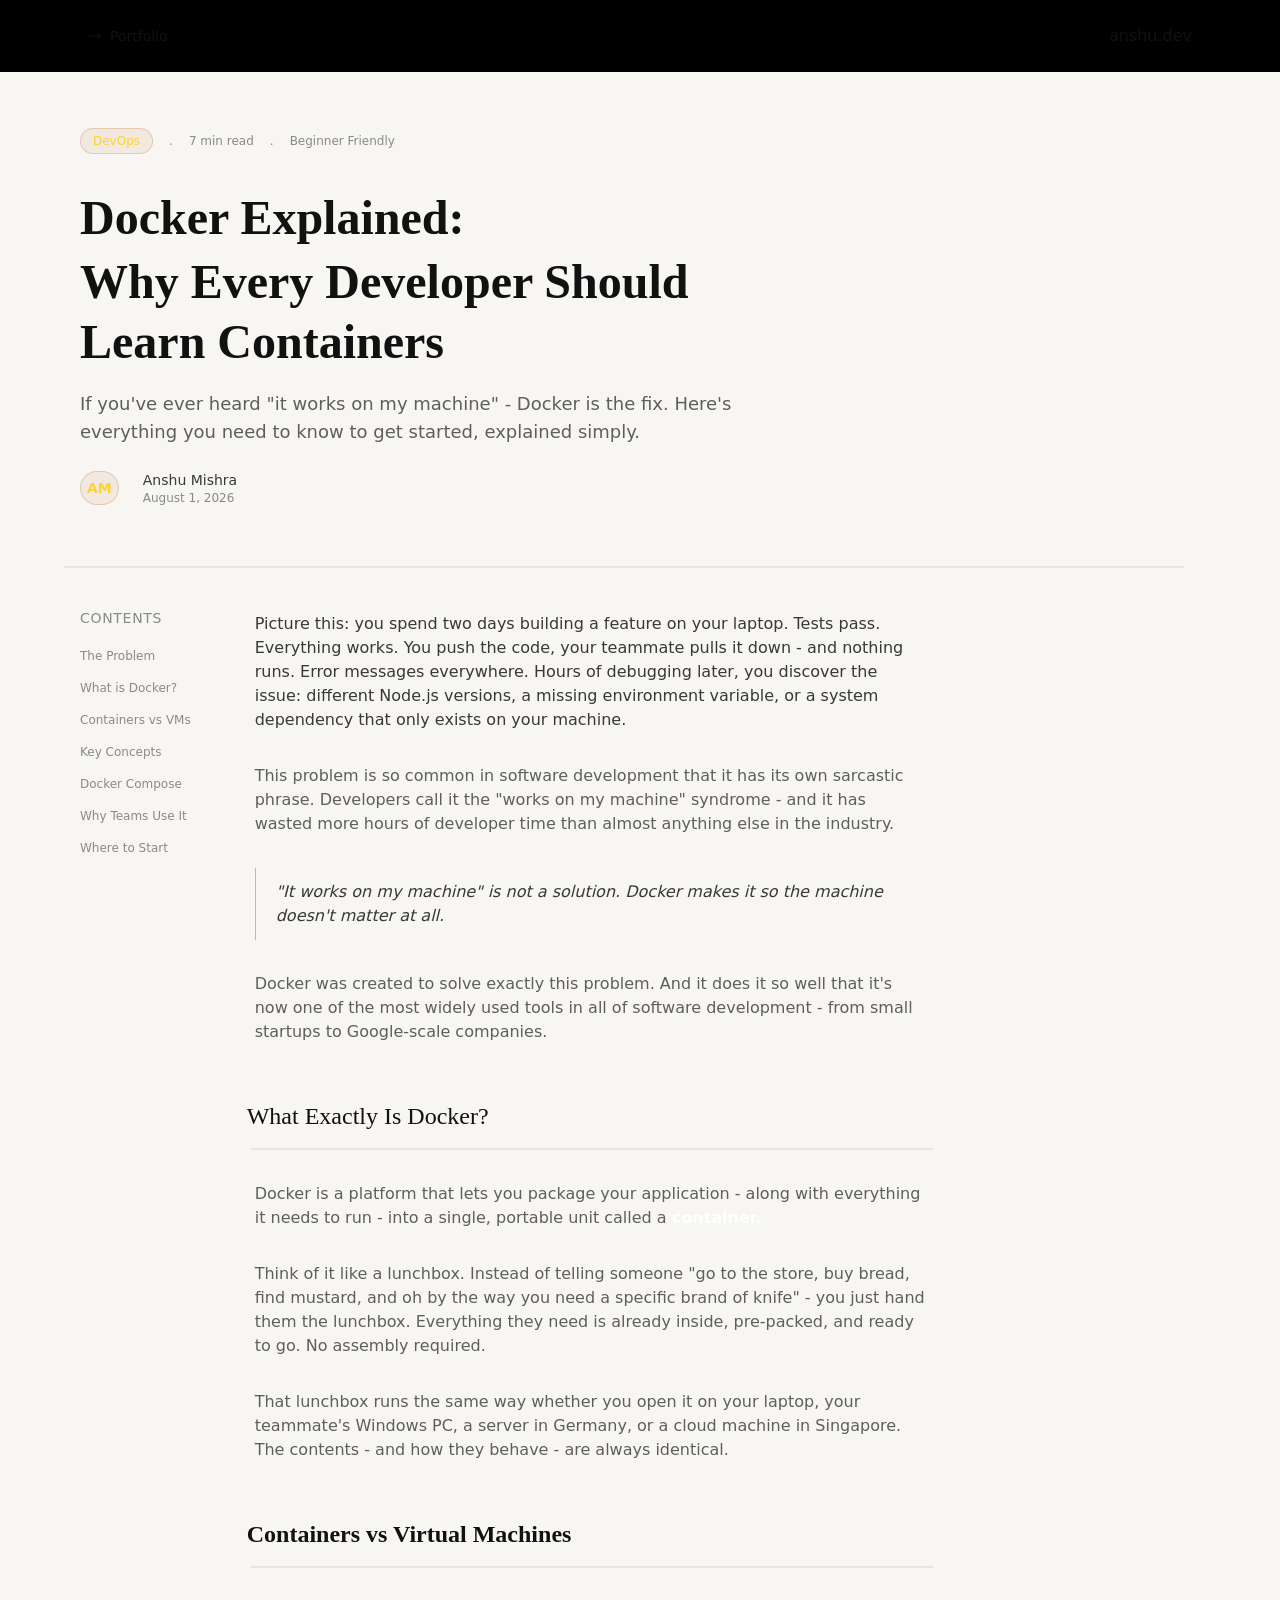
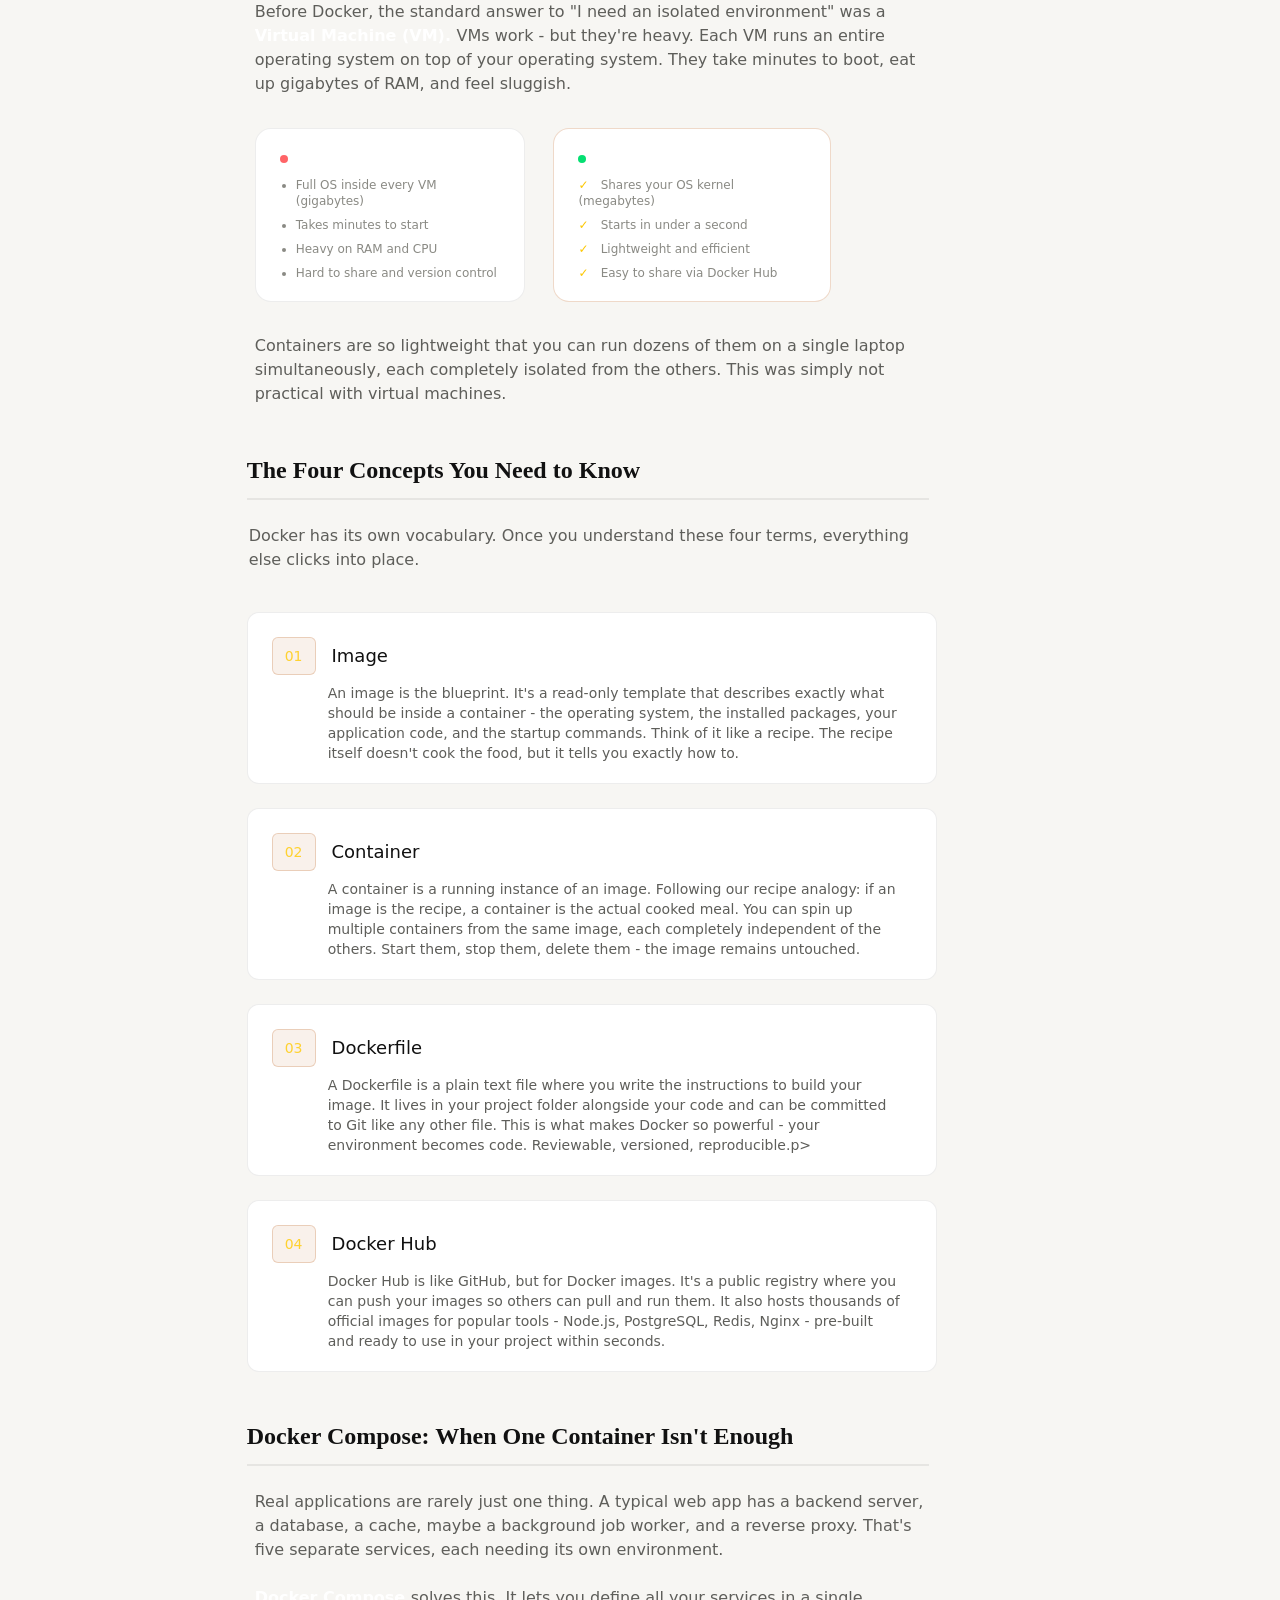
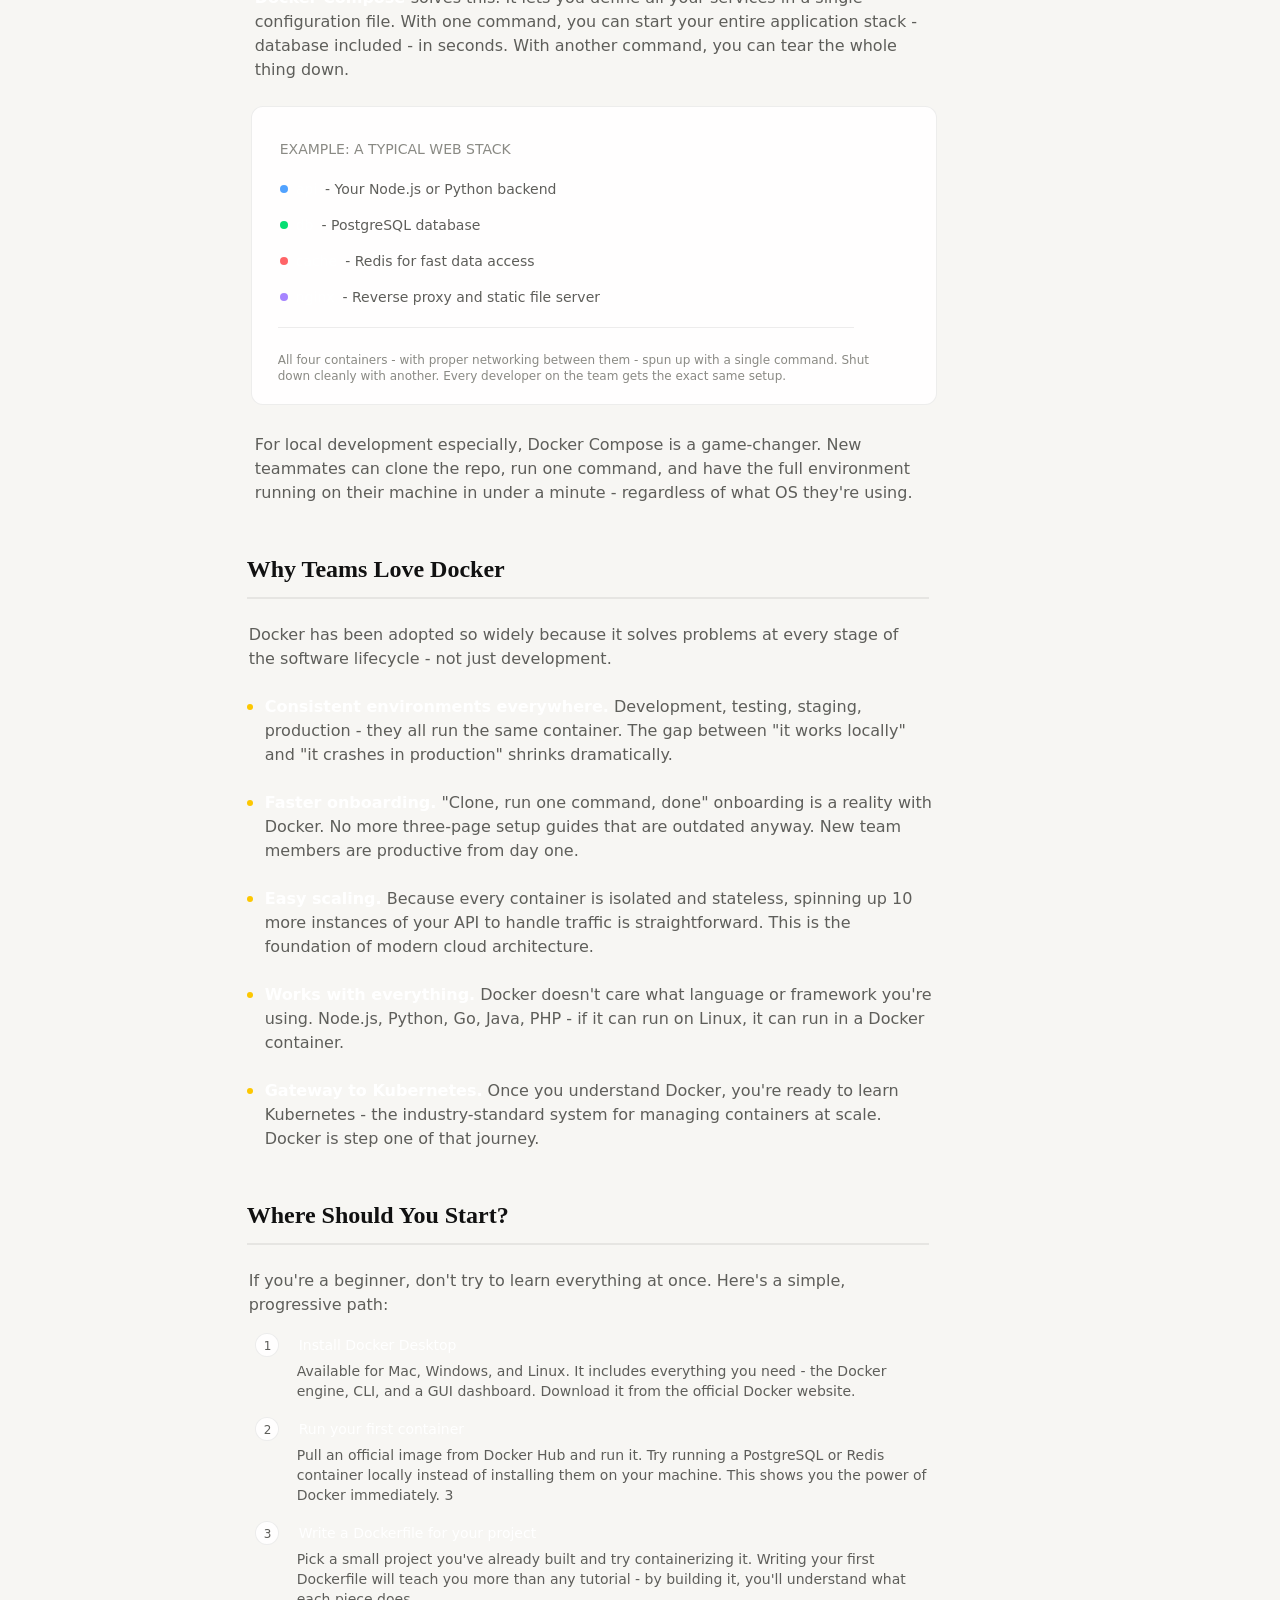
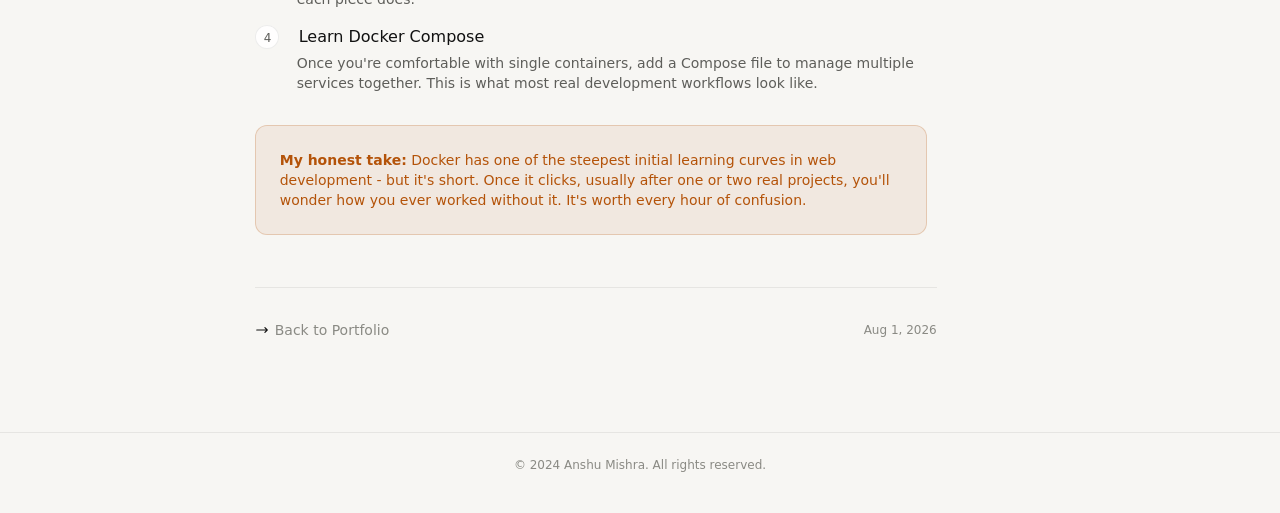
<file: blog.html>
<!DOCTYPE html>
<html lang="en">

<head>
    <meta charset="UTF-8">
    <meta name="viewport" content="width=device-width, initial-scale=1.0">
    <title>Document</title>
    <link rel="stylesheet" href="output.css">
</head>

<body>
    <header class="fixed inset-0 h-18 z-10 bg-black items-center border-b border-(--border-subtle)">
        <nav class="max-w-6xl m-auto h-18 flex justify-between px-6 items-center ">
            <div class="flex gap-2 items-center">
                <svg class="w-3.5 h-3.5 " fill="none" stroke="currentColor" viewBox="0 0 24 24">
                    <path stroke-linecap="round" stroke-linejoin="round" stroke-width="2"
                        d="M17 8l4 4m0 0l-4 4m4-4H3" />
                </svg>

                <p class="text-sm ">Portfolio</p>
            </div>

            <a href="">anshu<span>.</span>dev</a>

        </nav>

    </header>

    <section class="max-w-6xl m-auto py-32 px-4 pb-3">


        <div class="flex gap-4 items-center">
            <p class="bg-(--accent-dim) px-3 py-1 text-amber-300 text-xs rounded-full  border border-(--accent-border)">
                DevOps</p>
            <span class="text-xs text-(--text-4)">.</span>
            <p class="text-xs text-(--text-4)">7 min read</p>
            <span class="text-xs text-(--text-4)">.</span>
            <p class="text-xs text-(--text-4)">Beginner Friendly</p>
        </div>


        <div>
            <p class="max-w-md text-5xl text-(--text-text-1) font-semibold font-serif py-10">Docker Explained:</p>
            <p class="max-w-2xl text-5xl text-(--text-text-1) font-semibold font-serif -mt-6">Why Every Developer Should
            </p>
            <p class="max-w-md text-5xl text-(--text-text-1) font-semibold font-serif mt-3">Learn Containers</p>
            <p class="text-lg text-(--text-3) max-w-2xl py-6">If you've ever heard "it works on my machine" - Docker is
                the
                fix. Here's everything you need to know to get started, explained simply.</p>

        </div>

        <div class="flex gap-6 items-center -mt-4">

            <span
                class="max-w-sm text-sm bg-(--accent-dim) text-amber-300 border border-(--accent-border) px-1.5 py-1.5 mt-4 rounded-4xl font-semibold">AM</span>

            <div class="pt-4">
                <p class="text-sm text-(--text-2) max-w-md">Anshu Mishra</p>
                <p class="text-xs text-(--text-4) max-w-md">August 1, 2026</p>
            </div>

        </div>


        <div class="mt-15 w-full border border-(--border-subtle) -ml-4"></div>
    </section>

    <section class="max-w-6xl m-auto px-4 py-8">

        <div class="flex gap-8">

            <div class="flex flex-col gap-4 -mt-4 hidden md:inline-flex">
                <p class="uppercase text-sm text-(--text-4) tracking-wider pt-3 ">contents</p>
                <a class="text-xs text-(--text-4) mt-1 hover:text-amber-400 transition-all duration-300 " href="">The
                    Problem</a>
                <a class="text-xs text-(--text-4) hover:text-amber-400 transition-all duration-300 " href="">What is
                    Docker?</a>
                <a class="text-xs text-(--text-4) hover:text-amber-400 transition-all duration-300" href="">Containers
                    vs
                    VMs</a>
                <a class="text-xs text-(--text-4) hover:text-amber-400 transition-all duration-300" href="">Key
                    Concepts</a>
                <a class="text-xs text-(--text-4) hover:text-amber-400 transition-all duration-300" href="">Docker
                    Compose</a>
                <a class="text-xs text-(--text-4) hover:text-amber-400 transition-all duration-300" href="">Why Teams
                    Use
                    It</a>
                <a class="text-xs text-(--text-4) hover:text-amber-400 transition-all duration-300" href="">Where to
                    Start</a>
            </div>


            <div class="px-8">
                <article class="flex flex-col gap-8">
                    <p class="text-md text-(--text-2) max-w-2xl">Picture this: you spend two days building a feature on
                        your laptop. Tests pass. Everything works. You
                        push the code, your teammate pulls it down - and nothing runs. Error messages everywhere. Hours
                        of
                        debugging later, you discover the issue: different Node.js versions, a missing environment
                        variable,
                        or a system dependency that only exists on your machine.</p>

                    <p class="text-md text-(--text-3) max-w-2xl">This problem is so common in software development that
                        it has its own sarcastic phrase. Developers
                        call it the "works on my machine" syndrome - and it has wasted more hours of developer time than
                        almost anything else in the industry.</p>


                    <p class="italic py-3 px-5 text-(--text-2) max-w-2xl border-l border-amber-400"> <em>"It works on my
                            machine" is not a solution. Docker makes
                            it so the machine doesn't matter at all.</em> </p>


                    <p class="text-md text-(--text-3) max-w-2xl">Docker was created to solve exactly this problem. And
                        it does it so well that it's now one of the
                        most widely used tools in all of software development - from small startups to Google-scale
                        companies.</p>


                </article>

                <article class="flex flex-col gap-8">
                    <h2 class="text-(--text-1) text-2xl font-serif mt-10 -ml-2 pt-4 max-w-xl">What Exactly Is Docker?
                    </h2>
                    <div class="-ml-1 -mt-4 w-full border border-(--border-subtle)"></div>
                    <p class="text-md text-(--text-3) max-w-2xl">Docker is a platform that lets you package your
                        application - along with everything it needs to run - into a single, portable unit called a <b
                            class="text-white">container.</b></p>
                    <p class="text-md text-(--text-3) max-w-2xl">Think of it like a lunchbox. Instead of telling someone
                        "go to the store, buy bread, find
                        mustard, and oh by the way you need a specific brand of knife" - you just hand them the
                        lunchbox. Everything they need is already inside, pre-packed, and ready to go. No assembly
                        required.</p>
                    <p class="text-md text-(--text-3) max-w-2xl">That lunchbox runs the same way whether you open it on
                        your laptop, your teammate's Windows PC, a
                        server in Germany, or a cloud machine in Singapore. The contents - and how they behave - are
                        always identical.</p>


                </article>

                <article class="flex flex-col gap-8">
                    <h2 class="text-(--text-1) text-2xl font-serif mt-10 -ml-2 pt-4 max-w-xl font-bold">Containers vs
                        Virtual Machines
                    </h2>
                    <div class="-ml-1 -mt-4 w-full border border-(--border-subtle)"></div>
                    <p class="text-md text-(--text-3) max-w-2xl">Before Docker, the standard answer to "I need an
                        isolated environment" was a <b class="text-white"> Virtual Machine (VM). </b> VMs work - but
                        they're heavy. Each VM
                        runs an entire operating system on top of your operating system. They take minutes to boot, eat
                        up gigabytes of RAM, and feel sluggish.</p>

                    <div class="flex gap-7 max-w-xl flex-row">


                        <div
                            class="px-6 py-5 bg-(--surface-solid) border border-(--border-subtle) rounded-2xl max-w-1/2">
                            <div class="flex gap-2 items-center">
                                <span class="inline-block w-2 h-2 bg-red-400 rounded-full "></span>
                                <p class="text-sm text-white font-semibold">Virtual Machine</p>
                            </div>
                            <ul class="list-disc pl-4 flex-nowrap">
                                <li class="text-xs text-(--text-4) mt-2">Full OS inside every VM (gigabytes)</li>
                                <li class="text-xs text-(--text-4) mt-2">Takes minutes to start</li>
                                <li class="text-xs text-(--text-4) mt-2">Heavy on RAM and CPU</li>
                                <li class="text-xs text-(--text-4) mt-2">Hard to share and version control</li>

                            </ul>
                        </div>


                        <div
                            class="px-6 py-5 bg-(--surface-solid) border border-(--accent-border) rounded-2xl max-w-1/2">
                            <div class="flex gap-2 items-center">
                                <span class="inline-block w-2 h-2 bg-green-400 rounded-full"></span>
                                <p class="text-sm text-white pl-1.5 font-semibold">Docker Container</p>
                            </div>
                            <ul>
                                <li class="text-xs text-(--text-4) mt-2"> <span
                                        class="text-yellow-400 font-semibold pr-2">✓
                                    </span>Shares your OS kernel (megabytes)</li>
                                <li class="text-xs text-(--text-4) mt-2"> <span
                                        class="text-yellow-400 font-semibold pr-2">✓
                                    </span> Starts in under a second</li>
                                <li class="text-xs text-(--text-4) mt-2"> <span
                                        class="text-yellow-400 font-semibold pr-2">✓
                                    </span> Lightweight and efficient</li>
                                <li class="text-xs text-(--text-4) mt-2"> <span
                                        class="text-yellow-400 font-semibold pr-2">✓
                                    </span> Easy to share via Docker Hub</li>

                            </ul>
                        </div>

                    </div>

                    <p class="text-md text-(--text-3) max-w-2xl">Containers are so lightweight that you can run dozens
                        of them on a single laptop simultaneously,
                        each completely isolated from the others. This was simply not practical with virtual machines.
                    </p>
                </article>

                <article>
                    <h2 class="text-(--text-1) text-2xl font-serif mt-8 -ml-2 pt-4 max-w-xl font-bold">The Four Concepts
                        You Need to Know</h2>
                    <div class="-ml-2 mt-3 w-full border border-(--border-subtle) "></div>
                    <p class="text-md text-(--text-3) max-w-2xl mt-6 -ml-1.5">Docker has its own vocabulary. Once you
                        understand
                        these four terms, everything else clicks into place.</p>

                    <div class="flex flex-col gap-6 mt-10 -ml-2">

                        <div class="w-full border border-(--border-subtle) rounded-xl bg-(--surface-solid)">
                            <div class="flex gap-4 items-center pl-6 py-6">
                                <p
                                    class="px-3 py-2 rounded-md text-sm text-amber-300 bg-(--accent-dim) border border-(--accent-border)">
                                    01</p>
                                <p class="text-(--text-1) text-lg">Image</p>
                            </div>
                            <p class="text-sm text-(--text-3) max-w-xl pb-5 ml-20 -mt-4">An image is the blueprint. It's
                                a read-only template that describes exactly what should be
                                inside a container - the operating system, the installed packages, your application
                                code,
                                and the startup commands. Think of it like a recipe. The recipe itself doesn't cook the
                                food, but it tells you exactly how to.</p>


                        </div>

                        <div class="w-full border border-(--border-subtle) rounded-xl bg-(--surface-solid)">
                            <div class="flex gap-4 items-center pl-6 py-6">
                                <p
                                    class="px-3 py-2 rounded-md text-sm text-amber-300 bg-(--accent-dim) border border-(--accent-border)">
                                    02</p>
                                <p class="text-(--text-1) text-lg">Container</p>
                            </div>
                            <p class="text-sm text-(--text-3) max-w-xl pb-5 ml-20 -mt-4">A container is a running
                                instance of an image. Following our recipe analogy: if an image is the recipe, a
                                container is the actual cooked meal. You can spin up multiple containers from the same
                                image, each completely independent of the others. Start them, stop them, delete them -
                                the image remains untouched.</p>


                        </div>

                        <div class="w-full border border-(--border-subtle) rounded-xl bg-(--surface-solid)">
                            <div class="flex gap-4 items-center pl-6 py-6">
                                <p
                                    class="px-3 py-2 rounded-md text-sm text-amber-300 bg-(--accent-dim) border border-(--accent-border)">
                                    03</p>
                                <p class="text-(--text-1) text-lg">Dockerfile</p>
                            </div>
                            <p class="text-sm text-(--text-3) max-w-xl pb-5 ml-20 -mt-4">A Dockerfile is a plain text
                                file where you write the instructions to build your image. It lives in your project
                                folder alongside your code and can be committed to Git like any other file. This is what
                                makes Docker so powerful - your environment becomes code. Reviewable, versioned,
                                reproducible.p>


                        </div>

                        <div class="w-full border border-(--border-subtle) rounded-xl bg-(--surface-solid)">
                            <div class="flex gap-4 items-center pl-6 py-6">
                                <p
                                    class="px-3 py-2 rounded-md text-sm text-amber-300 bg-(--accent-dim) border border-(--accent-border)">
                                    04</p>
                                <p class="text-(--text-1) text-lg">Docker Hub</p>
                            </div>
                            <p class="text-sm text-(--text-3) max-w-xl pb-5 ml-20 -mt-4">Docker Hub is like GitHub, but
                                for Docker images. It's a public registry where you can push your images so others can
                                pull and run them. It also hosts thousands of official images for popular tools -
                                Node.js, PostgreSQL, Redis, Nginx - pre-built and ready to use in your project within
                                seconds.</p>


                        </div>

                    </div>
                </article>

                <article>
                    <h2 class="text-(--text-1) text-2xl font-serif mt-8 -ml-2 pt-4 max-w-2xl font-bold">Docker Compose:
                        When One Container Isn't Enough</h2>
                    <div class="-ml-2 mt-3 w-full border border-(--border-subtle) "></div>
                    <p class="text-md text-(--text-3) max-w-2xl mt-6">Real applications are rarely just one thing. A
                        typical
                        web app has a backend server, a database, a cache, maybe a background job worker, and a reverse
                        proxy. That's five separate services, each needing its own environment.</p>
                    <p class="text-md text-(--text-3) max-w-2xl mt-6"><b class="text-white"> Docker Compose </b> solves
                        this. It lets you define all
                        your services in a single configuration file. With one command, you can start your entire
                        application stack - database included - in seconds. With another command, you can tear the whole
                        thing down.</p>

                    <div class="bg-(--surface-card) border border-(--border-subtle) rounded-xl mt-6 -ml-1">
                        <p class="text-sm text-(--text-4) py-8 pl-7 -mb-5">EXAMPLE: A TYPICAL WEB STACK</p>
                        <div class="pl-7 py-2 flex  gap-2 items-center">
                            <div class="w-2 h-2 bg-blue-400 rounded-full"></div>
                            <p class="text-sm text-white">api</p>
                            <p class="text-(--text-3) text-sm">- Your Node.js or Python backend</p>
                        </div>

                        <div class="pl-7 py-2 flex  gap-2 items-center">
                            <div class="w-2 h-2 bg-green-400 rounded-full"></div>
                            <p class="text-sm text-white">db</p>
                            <p class="text-(--text-3) text-sm">- PostgreSQL database</p>
                        </div>

                        <div class="pl-7 py-2 flex  gap-2 items-center">
                            <div class="w-2 h-2 bg-red-400 rounded-full"></div>
                            <p class="text-sm text-white">cache</p>
                            <p class="text-(--text-3) text-sm"> - Redis for fast data access</p>
                        </div>

                        <div class="pl-7 py-2 flex  gap-2 items-center">
                            <div class="w-2 h-2 bg-violet-400 rounded-full"></div>
                            <p class="text-sm text-white">nginx</p>
                            <p class="text-(--text-3) text-sm">- Reverse proxy and static file server</p>
                        </div>

                        <div class=" mt-3 border-b border-(--border-subtle) mb-5 ml-6.5 hidden md:flex md:w-xl "></div>
                        <p class="max-w-2xl text-xs text-(--text-4) px-6.5 py-5 -mt-4 ">All four containers - with
                            proper networking between them - spun up with a single command. Shut down cleanly with
                            another. Every developer on the team gets the exact same setup.</p>

                    </div>

                    <p class="text-md text-(--text-3) mt-7 max-w-2xl">For local development especially, Docker Compose
                        is a game-changer. New teammates can clone the
                        repo, run one command, and have the full environment running on their machine in under a minute
                        - regardless of what OS they're using.</p>
                </article>

                <article>
                    <h2 class="text-(--text-1) text-2xl font-serif mt-8 -ml-2 pt-4 max-w-xl font-bold">Why Teams Love
                        Docker</h2>
                    <div class="-ml-2 mt-3 w-full border border-(--border-subtle) "></div>
                    <p class="text-md text-(--text-3) max-w-2xl mt-6 -ml-1.5">Docker has been adopted so widely because
                        it solves problems at every stage of the software lifecycle - not just development.</p>
                    <div class="mt-6 -ml-2 flex items-center gap-3">
                        <div class="-mt-12 w-1.5 h-1.5 bg-yellow-400 rounded-full"></div>
                        <p class="text-(--text-3) max-w-2xl"><b class="text-white">Consistent environments
                                everywhere.</b> Development, testing, staging, production - they
                            all run the same container. The gap between "it works locally" and "it crashes in
                            production" shrinks dramatically.</p>
                    </div>
                    <div class="mt-6 -ml-2 flex items-center gap-3">
                        <div class="-mt-12 w-1.5 h-1.5 bg-yellow-400 rounded-full"></div>
                        <p class="text-(--text-3) max-w-2xl"><b class="text-white">Faster onboarding.</b> "Clone, run
                            one command, done" onboarding is a reality with Docker. No more three-page setup guides that
                            are outdated anyway. New team members are productive from day one.</p>
                    </div>
                    <div class="mt-6 -ml-2 flex items-center gap-3">
                        <div class="-mt-12 w-1.5 h-1.5 bg-yellow-400 rounded-full"></div>
                        <p class="text-(--text-3) max-w-2xl"><b class="text-white">Easy scaling.</b> Because every
                            container is isolated and stateless, spinning up 10 more instances of your API to handle
                            traffic is straightforward. This is the foundation of modern cloud architecture.</p>
                    </div>
                    <div class="mt-6 -ml-2 flex items-center gap-3">
                        <div class="-mt-12 w-1.5 h-1.5 bg-yellow-400 rounded-full"></div>
                        <p class="text-(--text-3) max-w-2xl"><b class="text-white">Works with everything.</b> Docker
                            doesn't care what language or framework you're using. Node.js, Python, Go, Java, PHP - if it
                            can run on Linux, it can run in a Docker container.</p>
                    </div>
                    <div class="mt-6 -ml-2 flex items-center gap-3">
                        <div class="-mt-12 w-1.5 h-1.5 bg-yellow-400 rounded-full"></div>
                        <p class="text-(--text-3) max-w-2xl"><b class="text-white">Gateway to Kubernetes.</b> Once you
                            understand Docker, you're ready to learn Kubernetes - the industry-standard system for
                            managing containers at scale. Docker is step one of that journey.</p>
                    </div>
                </article>

                <article>
                    <h2 class="text-(--text-1) text-2xl font-serif mt-8 -ml-2 pt-4 max-w-xl font-bold">Where Should You
                        Start?</h2>
                    <div class="-ml-2 mt-3 w-full border border-(--border-subtle) "></div>
                    <p class="text-md text-(--text-3) max-w-2xl mt-6 -ml-1.5">If you're a beginner, don't try to learn
                        everything at once. Here's a simple, progressive path:</p>
                    <div>
                        <div class="flex items-center gap-5 mt-4">
                            <div
                                class="w-6 h-6 text-xs text-(--text-3) px-2 py-1 rounded-full bg-(--surface-card) border border-(--border-subtle)">
                                1</div>
                            <p class="text-white text-sm">Install Docker Desktop</p>
                        </div>
                        <p class="max-w-2xl text-sm text-(--text-3) mt-1 pl-10.5">Available for Mac, Windows, and Linux.
                            It includes everything you need - the Docker
                            engine, CLI, and a GUI dashboard. Download it from the official Docker website.</p>
                    </div>

                    <div>
                        <div class="flex items-center gap-5 mt-4">
                            <div
                                class="w-6 h-6 text-xs text-(--text-3) px-2 py-1 rounded-full bg-(--surface-card) border border-(--border-subtle)">
                                2</div>
                            <p class="text-white text-sm">Run your first container</p>
                        </div>
                        <p class="max-w-2xl text-sm text-(--text-3) mt-1 pl-10.5">
                            Pull an official image from Docker Hub and run it. Try running a PostgreSQL or Redis
                            container locally instead of installing them on your machine. This shows you the power of
                            Docker immediately.
                            3</p>
                    </div>

                    <div>
                        <div class="flex items-center gap-5 mt-4">
                            <div
                                class="w-6 h-6 text-xs text-(--text-3) px-2 py-1 rounded-full bg-(--surface-card) border border-(--border-subtle)">
                                3</div>
                            <p class="text-white text-sm">Write a Dockerfile for your project</p>
                        </div>
                        <p class="max-w-2xl text-sm text-(--text-3) mt-1 pl-10.5">Pick a small project you've already
                            built and try containerizing it. Writing your first Dockerfile will teach you more than any
                            tutorial - by building it, you'll understand what each piece does.</p>
                    </div>

                    <div>
                        <div class="flex items-center gap-5 mt-4">
                            <div
                                class="w-6 h-6 text-xs text-(--text-3) px-2 py-1 rounded-full bg-(--surface-card) border border-(--border-subtle)">
                                4</div>
                            Learn Docker Compose</p>
                        </div>
                        <p class="max-w-2xl text-sm text-(--text-3) mt-1 pl-10.5">Once you're comfortable with single
                            containers, add a Compose file to manage multiple services together. This is what most real
                            development workflows look like.</p>
                    </div>

                    <div class="bg-(--accent-dim) border border-(--accent-border) rounded-xl max-w-2xl mt-8 px-6 py-6">
                        <p class="text-sm text-(--accent) font-light"><b class="font-semibold">My honest take:</b> Docker has one of the steepest initial learning curves in web
                            development - but it's short. Once it clicks, usually after one or two real projects, you'll
                            wonder how you ever worked without it. It's worth every hour of confusion.</p>
                    </div>

                    <div class="w-full border-b border-(--border-subtle) mt-13"></div>


                        <div class="flex justify-between items-center mt-8">
                    <div class="flex gap-1.5 items-center">
                        <svg class="w-3.5 h-3.5" fill="none" stroke="currentColor" viewBox="0 0 24 24">
                    <path stroke-linecap="round" stroke-linejoin="round" stroke-width="2"
                        d="M17 8l4 4m0 0l-4 4m4-4H3" />
                        </svg>
                        <a class="text-sm text-(--text-4) hover:text-(--accent) transition-all duration-300" href="index.html">Back to Portfolio</a>
                        </div>

                        <p class="text-xs text-(--text-4)">Aug 1, 2026</p>
                        </div>
                </article>

            </div>


        </div>
    </section>


          <div class="pt-15  w-full border-b border-(--border-subtle) "></div>
        <p class="-mt-4  flex justify-center items-center w-full m-auto pt-10 pb-10 text-(--text-4) text-xs">© 2024 Anshu Mishra. All rights reserved.</p>
</body>

</html>
</file>
<file: output.css>
/*! tailwindcss v4.3.3 | MIT License | https://tailwindcss.com */
@layer properties;
@layer theme, base, components, utilities;
@layer theme {
  :root, :host {
    --font-sans: 'Inter', ui-sans-serif, system-ui, sans-serif;
    --font-serif: 'Playfair Display', ui-serif, Georgia, serif;
    --font-mono: 'JetBrains Mono', ui-monospace, 'Courier New', monospace;
    --color-red-400: oklch(70.4% 0.191 22.216);
    --color-amber-300: oklch(87.9% 0.169 91.605);
    --color-amber-400: oklch(82.8% 0.189 84.429);
    --color-yellow-400: oklch(85.2% 0.199 91.936);
    --color-green-400: oklch(79.2% 0.209 151.711);
    --color-green-500: oklch(72.3% 0.219 149.579);
    --color-emerald-950: oklch(26.2% 0.051 172.552);
    --color-teal-900: oklch(38.6% 0.063 188.416);
    --color-blue-400: oklch(70.7% 0.165 254.624);
    --color-blue-500: oklch(62.3% 0.214 259.815);
    --color-blue-800: oklch(42.4% 0.199 265.638);
    --color-blue-950: oklch(28.2% 0.091 267.935);
    --color-violet-400: oklch(70.2% 0.183 293.541);
    --color-violet-500: oklch(60.6% 0.25 292.717);
    --color-violet-800: oklch(43.2% 0.232 292.759);
    --color-violet-950: oklch(28.3% 0.141 291.089);
    --color-purple-900: oklch(38.1% 0.176 304.987);
    --color-slate-900: oklch(20.8% 0.042 265.755);
    --color-neutral-900: oklch(20.5% 0 none);
    --color-black: #000;
    --color-white: #fff;
    --spacing: 0.25rem;
    --container-xs: 20rem;
    --container-sm: 24rem;
    --container-md: 28rem;
    --container-lg: 32rem;
    --container-xl: 36rem;
    --container-2xl: 42rem;
    --container-6xl: 72rem;
    --text-xs: 0.75rem;
    --text-xs--line-height: calc(1 / 0.75);
    --text-sm: 0.875rem;
    --text-sm--line-height: calc(1.25 / 0.875);
    --text-lg: 1.125rem;
    --text-lg--line-height: calc(1.75 / 1.125);
    --text-xl: 1.25rem;
    --text-xl--line-height: calc(1.75 / 1.25);
    --text-2xl: 1.5rem;
    --text-2xl--line-height: calc(2 / 1.5);
    --text-3xl: 1.875rem;
    --text-3xl--line-height: calc(2.25 / 1.875);
    --text-4xl: 2.25rem;
    --text-4xl--line-height: calc(2.5 / 2.25);
    --text-5xl: 3rem;
    --text-5xl--line-height: 1;
    --text-6xl: 3.75rem;
    --text-6xl--line-height: 1;
    --text-7xl: 4.5rem;
    --text-7xl--line-height: 1;
    --text-8xl: 6rem;
    --text-8xl--line-height: 1;
    --text-9xl: 8rem;
    --text-9xl--line-height: 1;
    --font-weight-light: 300;
    --font-weight-semibold: 600;
    --font-weight-bold: 700;
    --tracking-wider: 0.05em;
    --tracking-widest: 0.1em;
    --radius-sm: 0.25rem;
    --radius-md: 0.375rem;
    --radius-lg: 0.5rem;
    --radius-xl: 0.75rem;
    --radius-2xl: 1rem;
    --radius-3xl: 1.5rem;
    --radius-4xl: 2rem;
    --animate-pulse: pulse 2s cubic-bezier(0.4, 0, 0.6, 1) infinite;
    --aspect-video: 16 / 9;
    --default-transition-duration: 150ms;
    --default-transition-timing-function: cubic-bezier(0.4, 0, 0.2, 1);
    --default-font-family: var(--font-sans);
    --default-mono-font-family: var(--font-mono);
  }
}
@layer base {
  *, ::after, ::before, ::backdrop, ::file-selector-button {
    box-sizing: border-box;
    margin: 0;
    padding: 0;
    border: 0 solid;
  }
  html, :host {
    line-height: 1.5;
    -webkit-text-size-adjust: 100%;
    tab-size: 4;
    font-family: var(--default-font-family, -apple-system, BlinkMacSystemFont, "Segoe UI", Roboto, "Helvetica Neue", "Noto Sans", Arial, sans-serif, "Apple Color Emoji", "Segoe UI Emoji", "Segoe UI Symbol", "Noto Color Emoji");
    font-feature-settings: var(--default-font-feature-settings, normal);
    font-variation-settings: var(--default-font-variation-settings, normal);
    -webkit-tap-highlight-color: transparent;
  }
  hr {
    height: 0;
    color: inherit;
    border-top-width: 1px;
  }
  abbr:where([title]) {
    -webkit-text-decoration: underline dotted;
    text-decoration: underline dotted;
  }
  h1, h2, h3, h4, h5, h6 {
    font-size: inherit;
    font-weight: inherit;
  }
  a {
    color: inherit;
    -webkit-text-decoration: inherit;
    text-decoration: inherit;
  }
  b, strong {
    font-weight: bolder;
  }
  code, kbd, samp, pre {
    font-family: var(--default-mono-font-family, ui-monospace, SFMono-Regular, Menlo, Monaco, Consolas, "Liberation Mono", "Courier New", monospace);
    font-feature-settings: var(--default-mono-font-feature-settings, normal);
    font-variation-settings: var(--default-mono-font-variation-settings, normal);
    font-size: 1em;
  }
  small {
    font-size: 80%;
  }
  sub, sup {
    font-size: 75%;
    line-height: 0;
    position: relative;
    vertical-align: baseline;
  }
  sub {
    bottom: -0.25em;
  }
  sup {
    top: -0.5em;
  }
  table {
    text-indent: 0;
    border-color: inherit;
    border-collapse: collapse;
  }
  :-moz-focusring:where(:not(iframe)) {
    outline: auto;
  }
  progress {
    vertical-align: baseline;
  }
  summary {
    display: list-item;
  }
  ol, ul, menu {
    list-style: none;
  }
  img, svg, video, canvas, audio, iframe, embed, object {
    display: block;
    vertical-align: middle;
  }
  img, video {
    max-width: 100%;
    height: auto;
  }
  button, input, select, optgroup, textarea, ::file-selector-button {
    font: inherit;
    font-feature-settings: inherit;
    font-variation-settings: inherit;
    letter-spacing: inherit;
    color: inherit;
    border-radius: 0;
    background-color: transparent;
    opacity: 1;
  }
  :where(select:is([multiple], [size])) optgroup {
    font-weight: bolder;
  }
  :where(select:is([multiple], [size])) optgroup option {
    padding-inline-start: 20px;
  }
  ::file-selector-button {
    margin-inline-end: 4px;
  }
  ::placeholder {
    opacity: 1;
  }
  @supports (not (-webkit-appearance: -apple-pay-button))  or (contain-intrinsic-size: 1px) {
    ::placeholder {
      color: currentcolor;
      @supports (color: color-mix(in lab, red, red)) {
        color: color-mix(in oklab, currentcolor 50%, transparent);
      }
    }
  }
  textarea {
    resize: vertical;
  }
  ::-webkit-search-decoration {
    -webkit-appearance: none;
  }
  ::-webkit-date-and-time-value {
    min-height: 1lh;
    text-align: inherit;
  }
  ::-webkit-datetime-edit {
    display: inline-flex;
  }
  ::-webkit-datetime-edit-fields-wrapper {
    padding: 0;
  }
  ::-webkit-datetime-edit, ::-webkit-datetime-edit-year-field, ::-webkit-datetime-edit-month-field, ::-webkit-datetime-edit-day-field, ::-webkit-datetime-edit-hour-field, ::-webkit-datetime-edit-minute-field, ::-webkit-datetime-edit-second-field, ::-webkit-datetime-edit-millisecond-field, ::-webkit-datetime-edit-meridiem-field {
    padding-block: 0;
  }
  ::-webkit-calendar-picker-indicator {
    line-height: 1;
  }
  :-moz-ui-invalid {
    box-shadow: none;
  }
  button, input:where([type="button"], [type="reset"], [type="submit"]), ::file-selector-button {
    appearance: button;
  }
  ::-webkit-inner-spin-button, ::-webkit-outer-spin-button {
    height: auto;
  }
  [hidden]:where(:not([hidden="until-found"])) {
    display: none !important;
  }
}
@layer utilities {
  .absolute {
    position: absolute;
  }
  .fixed {
    position: fixed;
  }
  .relative {
    position: relative;
  }
  .static {
    position: static;
  }
  .inset-0 {
    inset: 0px;
  }
  .top-1\.5 {
    top: calc(var(--spacing) * 1.5);
  }
  .right-\[99\.6\%\] {
    right: 99.6%;
  }
  .bottom-\[25\%\] {
    bottom: 25%;
  }
  .bottom-\[61\%\] {
    bottom: 61%;
  }
  .bottom-\[97\.4\%\] {
    bottom: 97.4%;
  }
  .left-2 {
    left: calc(var(--spacing) * 2);
  }
  .z-10 {
    z-index: 10;
  }
  .container {
    width: 100%;
    @media (width >= 40rem) {
      max-width: 40rem;
    }
    @media (width >= 48rem) {
      max-width: 48rem;
    }
    @media (width >= 64rem) {
      max-width: 64rem;
    }
    @media (width >= 80rem) {
      max-width: 80rem;
    }
    @media (width >= 96rem) {
      max-width: 96rem;
    }
  }
  .m-4 {
    margin: calc(var(--spacing) * 4);
  }
  .m-auto {
    margin: auto;
  }
  .mx-10 {
    margin-inline: calc(var(--spacing) * 10);
  }
  .-mt-0\.5 {
    margin-top: calc(var(--spacing) * -0.5);
  }
  .-mt-1 {
    margin-top: calc(var(--spacing) * -1);
  }
  .-mt-3 {
    margin-top: calc(var(--spacing) * -3);
  }
  .-mt-4 {
    margin-top: calc(var(--spacing) * -4);
  }
  .-mt-6 {
    margin-top: calc(var(--spacing) * -6);
  }
  .-mt-12 {
    margin-top: calc(var(--spacing) * -12);
  }
  .mt-0\.5 {
    margin-top: calc(var(--spacing) * 0.5);
  }
  .mt-1 {
    margin-top: var(--spacing);
  }
  .mt-2 {
    margin-top: calc(var(--spacing) * 2);
  }
  .mt-3 {
    margin-top: calc(var(--spacing) * 3);
  }
  .mt-4 {
    margin-top: calc(var(--spacing) * 4);
  }
  .mt-6 {
    margin-top: calc(var(--spacing) * 6);
  }
  .mt-7 {
    margin-top: calc(var(--spacing) * 7);
  }
  .mt-8 {
    margin-top: calc(var(--spacing) * 8);
  }
  .mt-10 {
    margin-top: calc(var(--spacing) * 10);
  }
  .mt-13 {
    margin-top: calc(var(--spacing) * 13);
  }
  .mt-15 {
    margin-top: calc(var(--spacing) * 15);
  }
  .mt-30 {
    margin-top: calc(var(--spacing) * 30);
  }
  .mr-40 {
    margin-right: calc(var(--spacing) * 40);
  }
  .mr-50 {
    margin-right: calc(var(--spacing) * 50);
  }
  .mr-60 {
    margin-right: calc(var(--spacing) * 60);
  }
  .mr-65 {
    margin-right: calc(var(--spacing) * 65);
  }
  .mr-80 {
    margin-right: calc(var(--spacing) * 80);
  }
  .-mb-4 {
    margin-bottom: calc(var(--spacing) * -4);
  }
  .-mb-5 {
    margin-bottom: calc(var(--spacing) * -5);
  }
  .-mb-10 {
    margin-bottom: calc(var(--spacing) * -10);
  }
  .mb-1 {
    margin-bottom: var(--spacing);
  }
  .mb-2 {
    margin-bottom: calc(var(--spacing) * 2);
  }
  .mb-5 {
    margin-bottom: calc(var(--spacing) * 5);
  }
  .mb-8 {
    margin-bottom: calc(var(--spacing) * 8);
  }
  .mb-10 {
    margin-bottom: calc(var(--spacing) * 10);
  }
  .mb-15 {
    margin-bottom: calc(var(--spacing) * 15);
  }
  .mb-20 {
    margin-bottom: calc(var(--spacing) * 20);
  }
  .-ml-1 {
    margin-left: calc(var(--spacing) * -1);
  }
  .-ml-1\.5 {
    margin-left: calc(var(--spacing) * -1.5);
  }
  .-ml-2 {
    margin-left: calc(var(--spacing) * -2);
  }
  .-ml-3 {
    margin-left: calc(var(--spacing) * -3);
  }
  .-ml-4 {
    margin-left: calc(var(--spacing) * -4);
  }
  .ml-2 {
    margin-left: calc(var(--spacing) * 2);
  }
  .ml-4 {
    margin-left: calc(var(--spacing) * 4);
  }
  .ml-6 {
    margin-left: calc(var(--spacing) * 6);
  }
  .ml-6\.5 {
    margin-left: calc(var(--spacing) * 6.5);
  }
  .ml-10 {
    margin-left: calc(var(--spacing) * 10);
  }
  .ml-20 {
    margin-left: calc(var(--spacing) * 20);
  }
  .contents {
    display: contents;
  }
  .flex {
    display: flex;
  }
  .grid {
    display: grid;
  }
  .hidden {
    display: none;
  }
  .inline {
    display: inline;
  }
  .inline-block {
    display: inline-block;
  }
  .inline-flex {
    display: inline-flex;
  }
  .aspect-video {
    aspect-ratio: var(--aspect-video);
  }
  .h-1\.5 {
    height: calc(var(--spacing) * 1.5);
  }
  .h-2 {
    height: calc(var(--spacing) * 2);
  }
  .h-2\.5 {
    height: calc(var(--spacing) * 2.5);
  }
  .h-3\.5 {
    height: calc(var(--spacing) * 3.5);
  }
  .h-4 {
    height: calc(var(--spacing) * 4);
  }
  .h-6 {
    height: calc(var(--spacing) * 6);
  }
  .h-7 {
    height: calc(var(--spacing) * 7);
  }
  .h-10 {
    height: calc(var(--spacing) * 10);
  }
  .h-16 {
    height: calc(var(--spacing) * 16);
  }
  .h-18 {
    height: calc(var(--spacing) * 18);
  }
  .min-h-screen {
    min-height: 100vh;
  }
  .w-1\.5 {
    width: calc(var(--spacing) * 1.5);
  }
  .w-1\/2 {
    width: calc(1 / 2 * 100%);
  }
  .w-2 {
    width: calc(var(--spacing) * 2);
  }
  .w-2\.5 {
    width: calc(var(--spacing) * 2.5);
  }
  .w-3\.5 {
    width: calc(var(--spacing) * 3.5);
  }
  .w-4 {
    width: calc(var(--spacing) * 4);
  }
  .w-6 {
    width: calc(var(--spacing) * 6);
  }
  .w-8 {
    width: calc(var(--spacing) * 8);
  }
  .w-auto {
    width: auto;
  }
  .w-full {
    width: 100%;
  }
  .w-lg {
    width: var(--container-lg);
  }
  .max-w-1\/2 {
    max-width: calc(1 / 2 * 100%);
  }
  .max-w-2xl {
    max-width: var(--container-2xl);
  }
  .max-w-6xl {
    max-width: var(--container-6xl);
  }
  .max-w-lg {
    max-width: var(--container-lg);
  }
  .max-w-md {
    max-width: var(--container-md);
  }
  .max-w-sm {
    max-width: var(--container-sm);
  }
  .max-w-xl {
    max-width: var(--container-xl);
  }
  .min-w-lg {
    min-width: var(--container-lg);
  }
  .shrink-0 {
    flex-shrink: 0;
  }
  .animate-pulse {
    animation: var(--animate-pulse);
  }
  .list-disc {
    list-style-type: disc;
  }
  .grid-cols-3 {
    grid-template-columns: repeat(3, minmax(0, 1fr));
  }
  .flex-col {
    flex-direction: column;
  }
  .flex-row {
    flex-direction: row;
  }
  .flex-nowrap {
    flex-wrap: nowrap;
  }
  .items-center {
    align-items: center;
  }
  .justify-between {
    justify-content: space-between;
  }
  .justify-center {
    justify-content: center;
  }
  .gap-1 {
    gap: var(--spacing);
  }
  .gap-1\.5 {
    gap: calc(var(--spacing) * 1.5);
  }
  .gap-2 {
    gap: calc(var(--spacing) * 2);
  }
  .gap-3 {
    gap: calc(var(--spacing) * 3);
  }
  .gap-4 {
    gap: calc(var(--spacing) * 4);
  }
  .gap-5 {
    gap: calc(var(--spacing) * 5);
  }
  .gap-6 {
    gap: calc(var(--spacing) * 6);
  }
  .gap-7 {
    gap: calc(var(--spacing) * 7);
  }
  .gap-8 {
    gap: calc(var(--spacing) * 8);
  }
  .gap-14 {
    gap: calc(var(--spacing) * 14);
  }
  .overflow-x-hidden {
    overflow-x: hidden;
  }
  .overflow-x-scroll {
    overflow-x: scroll;
  }
  .rounded-2xl {
    border-radius: var(--radius-2xl);
  }
  .rounded-3xl {
    border-radius: var(--radius-3xl);
  }
  .rounded-4xl {
    border-radius: var(--radius-4xl);
  }
  .rounded-full {
    border-radius: calc(infinity * 1px);
  }
  .rounded-lg {
    border-radius: var(--radius-lg);
  }
  .rounded-md {
    border-radius: var(--radius-md);
  }
  .rounded-sm {
    border-radius: var(--radius-sm);
  }
  .rounded-xl {
    border-radius: var(--radius-xl);
  }
  .rounded-t-2xl {
    border-top-left-radius: var(--radius-2xl);
    border-top-right-radius: var(--radius-2xl);
  }
  .border {
    border-style: var(--tw-border-style);
    border-width: 1px;
  }
  .border-2 {
    border-style: var(--tw-border-style);
    border-width: 2px;
  }
  .border-b {
    border-bottom-style: var(--tw-border-style);
    border-bottom-width: 1px;
  }
  .border-l {
    border-left-style: var(--tw-border-style);
    border-left-width: 1px;
  }
  .border-\(--accent\) {
    border-color: var(--accent);
  }
  .border-\(--accent-border\) {
    border-color: var(--accent-border);
  }
  .border-\(--border\) {
    border-color: var(--border);
  }
  .border-\(--border-subtle\) {
    border-color: var(--border-subtle);
  }
  .border-amber-400 {
    border-color: var(--color-amber-400);
  }
  .border-blue-400\/10 {
    border-color: color-mix(in srgb, oklch(70.7% 0.165 254.624) 10%, transparent);
    @supports (color: color-mix(in lab, red, red)) {
      border-color: color-mix(in oklab, var(--color-blue-400) 10%, transparent);
    }
  }
  .border-green-400\/30 {
    border-color: color-mix(in srgb, oklch(79.2% 0.209 151.711) 30%, transparent);
    @supports (color: color-mix(in lab, red, red)) {
      border-color: color-mix(in oklab, var(--color-green-400) 30%, transparent);
    }
  }
  .border-violet-400\/10 {
    border-color: color-mix(in srgb, oklch(70.2% 0.183 293.541) 10%, transparent);
    @supports (color: color-mix(in lab, red, red)) {
      border-color: color-mix(in oklab, var(--color-violet-400) 10%, transparent);
    }
  }
  .border-white\/30 {
    border-color: color-mix(in srgb, #fff 30%, transparent);
    @supports (color: color-mix(in lab, red, red)) {
      border-color: color-mix(in oklab, var(--color-white) 30%, transparent);
    }
  }
  .bg-\(--accent-dim\) {
    background-color: var(--accent-dim);
  }
  .bg-\(--surface-card\) {
    background-color: var(--surface-card);
  }
  .bg-\(--surface-solid\) {
    background-color: var(--surface-solid);
  }
  .bg-amber-400 {
    background-color: var(--color-amber-400);
  }
  .bg-amber-400\/20 {
    background-color: color-mix(in srgb, oklch(82.8% 0.189 84.429) 20%, transparent);
    @supports (color: color-mix(in lab, red, red)) {
      background-color: color-mix(in oklab, var(--color-amber-400) 20%, transparent);
    }
  }
  .bg-black {
    background-color: var(--color-black);
  }
  .bg-blue-400 {
    background-color: var(--color-blue-400);
  }
  .bg-blue-500\/10 {
    background-color: color-mix(in srgb, oklch(62.3% 0.214 259.815) 10%, transparent);
    @supports (color: color-mix(in lab, red, red)) {
      background-color: color-mix(in oklab, var(--color-blue-500) 10%, transparent);
    }
  }
  .bg-green-400 {
    background-color: var(--color-green-400);
  }
  .bg-green-500\/10 {
    background-color: color-mix(in srgb, oklch(72.3% 0.219 149.579) 10%, transparent);
    @supports (color: color-mix(in lab, red, red)) {
      background-color: color-mix(in oklab, var(--color-green-500) 10%, transparent);
    }
  }
  .bg-red-400 {
    background-color: var(--color-red-400);
  }
  .bg-violet-400 {
    background-color: var(--color-violet-400);
  }
  .bg-violet-500\/10 {
    background-color: color-mix(in srgb, oklch(60.6% 0.25 292.717) 10%, transparent);
    @supports (color: color-mix(in lab, red, red)) {
      background-color: color-mix(in oklab, var(--color-violet-500) 10%, transparent);
    }
  }
  .bg-white\/10 {
    background-color: color-mix(in srgb, #fff 10%, transparent);
    @supports (color: color-mix(in lab, red, red)) {
      background-color: color-mix(in oklab, var(--color-white) 10%, transparent);
    }
  }
  .bg-yellow-400 {
    background-color: var(--color-yellow-400);
  }
  .bg-linear-to-br {
    --tw-gradient-position: to bottom right;
    @supports (background-image: linear-gradient(in lab, red, red)) {
      --tw-gradient-position: to bottom right in oklab;
    }
    background-image: linear-gradient(var(--tw-gradient-stops));
  }
  .from-blue-950 {
    --tw-gradient-from: var(--color-blue-950);
    --tw-gradient-stops: var(--tw-gradient-via-stops, var(--tw-gradient-position), var(--tw-gradient-from) var(--tw-gradient-from-position), var(--tw-gradient-to) var(--tw-gradient-to-position));
  }
  .from-emerald-950 {
    --tw-gradient-from: var(--color-emerald-950);
    --tw-gradient-stops: var(--tw-gradient-via-stops, var(--tw-gradient-position), var(--tw-gradient-from) var(--tw-gradient-from-position), var(--tw-gradient-to) var(--tw-gradient-to-position));
  }
  .from-violet-950 {
    --tw-gradient-from: var(--color-violet-950);
    --tw-gradient-stops: var(--tw-gradient-via-stops, var(--tw-gradient-position), var(--tw-gradient-from) var(--tw-gradient-from-position), var(--tw-gradient-to) var(--tw-gradient-to-position));
  }
  .via-purple-900\/30 {
    --tw-gradient-via: color-mix(in srgb, oklch(38.1% 0.176 304.987) 30%, transparent);
    @supports (color: color-mix(in lab, red, red)) {
      --tw-gradient-via: color-mix(in oklab, var(--color-purple-900) 30%, transparent);
    }
    --tw-gradient-via-stops: var(--tw-gradient-position), var(--tw-gradient-from) var(--tw-gradient-from-position), var(--tw-gradient-via) var(--tw-gradient-via-position), var(--tw-gradient-to) var(--tw-gradient-to-position);
    --tw-gradient-stops: var(--tw-gradient-via-stops);
  }
  .via-slate-900 {
    --tw-gradient-via: var(--color-slate-900);
    --tw-gradient-via-stops: var(--tw-gradient-position), var(--tw-gradient-from) var(--tw-gradient-from-position), var(--tw-gradient-via) var(--tw-gradient-via-position), var(--tw-gradient-to) var(--tw-gradient-to-position);
    --tw-gradient-stops: var(--tw-gradient-via-stops);
  }
  .via-teal-900\/40 {
    --tw-gradient-via: color-mix(in srgb, oklch(38.6% 0.063 188.416) 40%, transparent);
    @supports (color: color-mix(in lab, red, red)) {
      --tw-gradient-via: color-mix(in oklab, var(--color-teal-900) 40%, transparent);
    }
    --tw-gradient-via-stops: var(--tw-gradient-position), var(--tw-gradient-from) var(--tw-gradient-from-position), var(--tw-gradient-via) var(--tw-gradient-via-position), var(--tw-gradient-to) var(--tw-gradient-to-position);
    --tw-gradient-stops: var(--tw-gradient-via-stops);
  }
  .to-neutral-900 {
    --tw-gradient-to: var(--color-neutral-900);
    --tw-gradient-stops: var(--tw-gradient-via-stops, var(--tw-gradient-position), var(--tw-gradient-from) var(--tw-gradient-from-position), var(--tw-gradient-to) var(--tw-gradient-to-position));
  }
  .px-1 {
    padding-inline: var(--spacing);
  }
  .px-1\.5 {
    padding-inline: calc(var(--spacing) * 1.5);
  }
  .px-2 {
    padding-inline: calc(var(--spacing) * 2);
  }
  .px-3 {
    padding-inline: calc(var(--spacing) * 3);
  }
  .px-4 {
    padding-inline: calc(var(--spacing) * 4);
  }
  .px-4\.5 {
    padding-inline: calc(var(--spacing) * 4.5);
  }
  .px-5 {
    padding-inline: calc(var(--spacing) * 5);
  }
  .px-6 {
    padding-inline: calc(var(--spacing) * 6);
  }
  .px-6\.5 {
    padding-inline: calc(var(--spacing) * 6.5);
  }
  .px-8 {
    padding-inline: calc(var(--spacing) * 8);
  }
  .px-10 {
    padding-inline: calc(var(--spacing) * 10);
  }
  .py-0\.5 {
    padding-block: calc(var(--spacing) * 0.5);
  }
  .py-1 {
    padding-block: var(--spacing);
  }
  .py-1\.5 {
    padding-block: calc(var(--spacing) * 1.5);
  }
  .py-2 {
    padding-block: calc(var(--spacing) * 2);
  }
  .py-3 {
    padding-block: calc(var(--spacing) * 3);
  }
  .py-4 {
    padding-block: calc(var(--spacing) * 4);
  }
  .py-5 {
    padding-block: calc(var(--spacing) * 5);
  }
  .py-6 {
    padding-block: calc(var(--spacing) * 6);
  }
  .py-8 {
    padding-block: calc(var(--spacing) * 8);
  }
  .py-10 {
    padding-block: calc(var(--spacing) * 10);
  }
  .py-32 {
    padding-block: calc(var(--spacing) * 32);
  }
  .pt-3 {
    padding-top: calc(var(--spacing) * 3);
  }
  .pt-4 {
    padding-top: calc(var(--spacing) * 4);
  }
  .pt-10 {
    padding-top: calc(var(--spacing) * 10);
  }
  .pt-15 {
    padding-top: calc(var(--spacing) * 15);
  }
  .pt-16 {
    padding-top: calc(var(--spacing) * 16);
  }
  .pt-20 {
    padding-top: calc(var(--spacing) * 20);
  }
  .pr-2 {
    padding-right: calc(var(--spacing) * 2);
  }
  .pb-3 {
    padding-bottom: calc(var(--spacing) * 3);
  }
  .pb-5 {
    padding-bottom: calc(var(--spacing) * 5);
  }
  .pb-10 {
    padding-bottom: calc(var(--spacing) * 10);
  }
  .pl-1\.5 {
    padding-left: calc(var(--spacing) * 1.5);
  }
  .pl-4 {
    padding-left: calc(var(--spacing) * 4);
  }
  .pl-6 {
    padding-left: calc(var(--spacing) * 6);
  }
  .pl-7 {
    padding-left: calc(var(--spacing) * 7);
  }
  .pl-10\.5 {
    padding-left: calc(var(--spacing) * 10.5);
  }
  .pl-11 {
    padding-left: calc(var(--spacing) * 11);
  }
  .text-center {
    text-align: center;
  }
  .font-mono {
    font-family: var(--font-mono);
  }
  .font-serif {
    font-family: var(--font-serif);
  }
  .text-2xl {
    font-size: var(--text-2xl);
    line-height: var(--tw-leading, var(--text-2xl--line-height));
  }
  .text-3xl {
    font-size: var(--text-3xl);
    line-height: var(--tw-leading, var(--text-3xl--line-height));
  }
  .text-4xl {
    font-size: var(--text-4xl);
    line-height: var(--tw-leading, var(--text-4xl--line-height));
  }
  .text-5xl {
    font-size: var(--text-5xl);
    line-height: var(--tw-leading, var(--text-5xl--line-height));
  }
  .text-7xl {
    font-size: var(--text-7xl);
    line-height: var(--tw-leading, var(--text-7xl--line-height));
  }
  .text-9xl {
    font-size: var(--text-9xl);
    line-height: var(--tw-leading, var(--text-9xl--line-height));
  }
  .text-lg {
    font-size: var(--text-lg);
    line-height: var(--tw-leading, var(--text-lg--line-height));
  }
  .text-sm {
    font-size: var(--text-sm);
    line-height: var(--tw-leading, var(--text-sm--line-height));
  }
  .text-xs {
    font-size: var(--text-xs);
    line-height: var(--tw-leading, var(--text-xs--line-height));
  }
  .font-bold {
    --tw-font-weight: var(--font-weight-bold);
    font-weight: var(--font-weight-bold);
  }
  .font-light {
    --tw-font-weight: var(--font-weight-light);
    font-weight: var(--font-weight-light);
  }
  .font-semibold {
    --tw-font-weight: var(--font-weight-semibold);
    font-weight: var(--font-weight-semibold);
  }
  .tracking-wider {
    --tw-tracking: var(--tracking-wider);
    letter-spacing: var(--tracking-wider);
  }
  .tracking-widest {
    --tw-tracking: var(--tracking-widest);
    letter-spacing: var(--tracking-widest);
  }
  .text-\(--accent\) {
    color: var(--accent);
  }
  .text-\(--text-1\) {
    color: var(--text-1);
  }
  .text-\(--text-2\) {
    color: var(--text-2);
  }
  .text-\(--text-3\) {
    color: var(--text-3);
  }
  .text-\(--text-4\) {
    color: var(--text-4);
  }
  .text-\(--text-text-1\) {
    color: var(--text-text-1);
  }
  .text-amber-300 {
    color: var(--color-amber-300);
  }
  .text-black {
    color: var(--color-black);
  }
  .text-blue-500\/80 {
    color: color-mix(in srgb, oklch(62.3% 0.214 259.815) 80%, transparent);
    @supports (color: color-mix(in lab, red, red)) {
      color: color-mix(in oklab, var(--color-blue-500) 80%, transparent);
    }
  }
  .text-blue-800\/50 {
    color: color-mix(in srgb, oklch(42.4% 0.199 265.638) 50%, transparent);
    @supports (color: color-mix(in lab, red, red)) {
      color: color-mix(in oklab, var(--color-blue-800) 50%, transparent);
    }
  }
  .text-green-400\/15 {
    color: color-mix(in srgb, oklch(79.2% 0.209 151.711) 15%, transparent);
    @supports (color: color-mix(in lab, red, red)) {
      color: color-mix(in oklab, var(--color-green-400) 15%, transparent);
    }
  }
  .text-green-500 {
    color: var(--color-green-500);
  }
  .text-green-500\/75 {
    color: color-mix(in srgb, oklch(72.3% 0.219 149.579) 75%, transparent);
    @supports (color: color-mix(in lab, red, red)) {
      color: color-mix(in oklab, var(--color-green-500) 75%, transparent);
    }
  }
  .text-violet-400\/90 {
    color: color-mix(in srgb, oklch(70.2% 0.183 293.541) 90%, transparent);
    @supports (color: color-mix(in lab, red, red)) {
      color: color-mix(in oklab, var(--color-violet-400) 90%, transparent);
    }
  }
  .text-violet-800\/50 {
    color: color-mix(in srgb, oklch(43.2% 0.232 292.759) 50%, transparent);
    @supports (color: color-mix(in lab, red, red)) {
      color: color-mix(in oklab, var(--color-violet-800) 50%, transparent);
    }
  }
  .text-white {
    color: var(--color-white);
  }
  .text-yellow-400 {
    color: var(--color-yellow-400);
  }
  .uppercase {
    text-transform: uppercase;
  }
  .italic {
    font-style: italic;
  }
  .opacity-0 {
    opacity: 0%;
  }
  .transition-all {
    transition-property: all;
    transition-timing-function: var(--tw-ease, var(--default-transition-timing-function));
    transition-duration: var(--tw-duration, var(--default-transition-duration));
  }
  .duration-300 {
    --tw-duration: 300ms;
    transition-duration: 300ms;
  }
  @media (hover: hover) {
    .group-hover\:opacity-0:is(:where(.group):hover *) {
      opacity: 0%;
    }
    .group-hover\:opacity-100:is(:where(.group):hover *) {
      opacity: 100%;
    }
    .hover\:-translate-y-1\.5:hover {
      --tw-translate-y: calc(var(--spacing) * -1.5);
      translate: var(--tw-translate-x) var(--tw-translate-y);
    }
    .hover\:border-\(--accent-dim\):hover {
      border-color: var(--accent-dim);
    }
    .hover\:border-\(--text-4\):hover {
      border-color: var(--text-4);
    }
    .hover\:border-amber-300:hover {
      border-color: var(--color-amber-300);
    }
    .hover\:border-white\/30:hover {
      border-color: color-mix(in srgb, #fff 30%, transparent);
    }
    @supports (color: color-mix(in lab, red, red)) {
      .hover\:border-white\/30:hover {
        border-color: color-mix(in oklab, var(--color-white) 30%, transparent);
      }
    }
    .hover\:bg-\(--accent-dim\):hover {
      background-color: var(--accent-dim);
    }
    .hover\:bg-\(--surface-solid\):hover {
      background-color: var(--surface-solid);
    }
    .hover\:text-\(--accent\):hover {
      color: var(--accent);
    }
    .hover\:text-amber-300:hover {
      color: var(--color-amber-300);
    }
    .hover\:text-amber-400:hover {
      color: var(--color-amber-400);
    }
    .hover\:text-white\/90:hover {
      color: color-mix(in srgb, #fff 90%, transparent);
    }
    @supports (color: color-mix(in lab, red, red)) {
      .hover\:text-white\/90:hover {
        color: color-mix(in oklab, var(--color-white) 90%, transparent);
      }
    }
  }
  @media (width >= 40rem) {
    .sm\:max-w-md {
      max-width: var(--container-md);
    }
    .sm\:max-w-sm {
      max-width: var(--container-sm);
    }
    .sm\:max-w-xs {
      max-width: var(--container-xs);
    }
    .sm\:grid-cols-1 {
      grid-template-columns: repeat(1, minmax(0, 1fr));
    }
    .sm\:px-5 {
      padding-inline: calc(var(--spacing) * 5);
    }
    .sm\:px-10 {
      padding-inline: calc(var(--spacing) * 10);
    }
    .sm\:text-5xl {
      font-size: var(--text-5xl);
      line-height: var(--tw-leading, var(--text-5xl--line-height));
    }
    .sm\:text-6xl {
      font-size: var(--text-6xl);
      line-height: var(--tw-leading, var(--text-6xl--line-height));
    }
    .sm\:text-8xl {
      font-size: var(--text-8xl);
      line-height: var(--tw-leading, var(--text-8xl--line-height));
    }
    .sm\:text-xl {
      font-size: var(--text-xl);
      line-height: var(--tw-leading, var(--text-xl--line-height));
    }
  }
  @media (width >= 48rem) {
    .md\:mr-40 {
      margin-right: calc(var(--spacing) * 40);
    }
    .md\:flex {
      display: flex;
    }
    .md\:inline-flex {
      display: inline-flex;
    }
    .md\:w-sm {
      width: var(--container-sm);
    }
    .md\:w-xl {
      width: var(--container-xl);
    }
    .md\:grid-cols-2 {
      grid-template-columns: repeat(2, minmax(0, 1fr));
    }
    .md\:flex-row {
      flex-direction: row;
    }
    .md\:text-7xl {
      font-size: var(--text-7xl);
      line-height: var(--tw-leading, var(--text-7xl--line-height));
    }
    .md\:text-9xl {
      font-size: var(--text-9xl);
      line-height: var(--tw-leading, var(--text-9xl--line-height));
    }
  }
  @media (width >= 64rem) {
    .lg\:grid-cols-3 {
      grid-template-columns: repeat(3, minmax(0, 1fr));
    }
    .lg\:flex-row {
      flex-direction: row;
    }
    .lg\:text-9xl {
      font-size: var(--text-9xl);
      line-height: var(--tw-leading, var(--text-9xl--line-height));
    }
  }
}
@import url('https://fonts.googleapis.com/css2?family=Inter:ital,opsz,wght@0,14..32,100..900;1,14..32,100..900&family=Playfair+Display:wght@400;700&family=JetBrains+Mono:wght@400;500&display=swap');
:root {
  --surface: #0f0f0f;
  --surface-card: rgba(22, 22, 22, 0.75);
  --surface-solid: #181818;
  --surface-code: #141414;
  --text-1: #eeeeee;
  --text-2: #b8b8b8;
  --text-3: #888888;
  --text-4: #606060;
  --border: #2a2a2a;
  --border-subtle: rgba(255, 255, 255, 0.06);
  --accent: #fbbf24;
  --accent-dim: rgba(251,191,36,0.10);
  --accent-border: rgba(251,191,36,0.22);
  --navbar-bg: rgba(15, 15, 15, 0.82);
}
@media (prefers-color-scheme: light) {
  :root {
    --surface: #f7f6f3;
    --surface-card: rgba(255, 255, 255, 0.90);
    --surface-solid: #ffffff;
    --surface-code: #eeede9;
    --text-1: #111111;
    --text-2: #383838;
    --text-3: #5e5e5a;
    --text-4: #8a8a84;
    --border: #dddbd5;
    --border-subtle: rgba(0, 0, 0, 0.07);
    --accent: #b45309;
    --accent-dim: rgba(180, 83, 9, 0.08);
    --accent-border: rgba(180, 83, 9, 0.22);
    --navbar-bg: rgba(247, 246, 243, 0.88);
  }
}
@layer base {
  html {
    scroll-behavior: smooth;
  }
  body {
    -webkit-font-smoothing: antialiased;
    -moz-osx-font-smoothing: grayscale;
    background-color: var(--surface);
    color: var(--text-1);
    transition: background-color 0.25s ease, color 0.25s ease;
  }
  header, section, article, aside, footer, nav {
    transition: background-color 0.25s ease, border-color 0.25s ease, color 0.25s ease;
  }
}
::-webkit-scrollbar {
  width: 5px;
  height: 5px;
}
::-webkit-scrollbar-track {
  background: transparent;
}
::-webkit-scrollbar-thumb {
  background: #333;
  border-radius: 99px;
}
::-webkit-scrollbar-thumb:hover {
  background: #555;
}
* {
  scrollbar-width: thin;
  scrollbar-color: #333 transparent;
}
@keyframes fadeInUp {
  from {
    opacity: 0;
    transform: translateY(22px);
  }
  to {
    opacity: 1;
    transform: translateY(0);
  }
}
.animate-fade-in-up {
  animation: fadeInUp 0.6s ease-out both;
}
.animate-fade-in-up-1 {
  animation: fadeInUp 0.6s ease-out 0.15s both;
}
.animate-fade-in-up-2 {
  animation: fadeInUp 0.6s ease-out 0.30s both;
}
.animate-fade-in-up-3 {
  animation: fadeInUp 0.6s ease-out 0.45s both;
}
@property --tw-border-style {
  syntax: "*";
  inherits: false;
  initial-value: solid;
}
@property --tw-gradient-position {
  syntax: "*";
  inherits: false;
}
@property --tw-gradient-from {
  syntax: "<color>";
  inherits: false;
  initial-value: #0000;
}
@property --tw-gradient-via {
  syntax: "<color>";
  inherits: false;
  initial-value: #0000;
}
@property --tw-gradient-to {
  syntax: "<color>";
  inherits: false;
  initial-value: #0000;
}
@property --tw-gradient-stops {
  syntax: "*";
  inherits: false;
}
@property --tw-gradient-via-stops {
  syntax: "*";
  inherits: false;
}
@property --tw-gradient-from-position {
  syntax: "<length-percentage>";
  inherits: false;
  initial-value: 0%;
}
@property --tw-gradient-via-position {
  syntax: "<length-percentage>";
  inherits: false;
  initial-value: 50%;
}
@property --tw-gradient-to-position {
  syntax: "<length-percentage>";
  inherits: false;
  initial-value: 100%;
}
@property --tw-font-weight {
  syntax: "*";
  inherits: false;
}
@property --tw-tracking {
  syntax: "*";
  inherits: false;
}
@property --tw-duration {
  syntax: "*";
  inherits: false;
}
@property --tw-translate-x {
  syntax: "*";
  inherits: false;
  initial-value: 0;
}
@property --tw-translate-y {
  syntax: "*";
  inherits: false;
  initial-value: 0;
}
@property --tw-translate-z {
  syntax: "*";
  inherits: false;
  initial-value: 0;
}
@keyframes pulse {
  50% {
    opacity: 0.5;
  }
}
@layer properties {
  @supports ((-webkit-hyphens: none) and (not (margin-trim: inline))) or ((-moz-orient: inline) and (not (color:rgb(from red r g b)))) {
    *, ::before, ::after, ::backdrop {
      --tw-border-style: solid;
      --tw-gradient-position: initial;
      --tw-gradient-from: #0000;
      --tw-gradient-via: #0000;
      --tw-gradient-to: #0000;
      --tw-gradient-stops: initial;
      --tw-gradient-via-stops: initial;
      --tw-gradient-from-position: 0%;
      --tw-gradient-via-position: 50%;
      --tw-gradient-to-position: 100%;
      --tw-font-weight: initial;
      --tw-tracking: initial;
      --tw-duration: initial;
      --tw-translate-x: 0;
      --tw-translate-y: 0;
      --tw-translate-z: 0;
    }
  }
}
</file>
